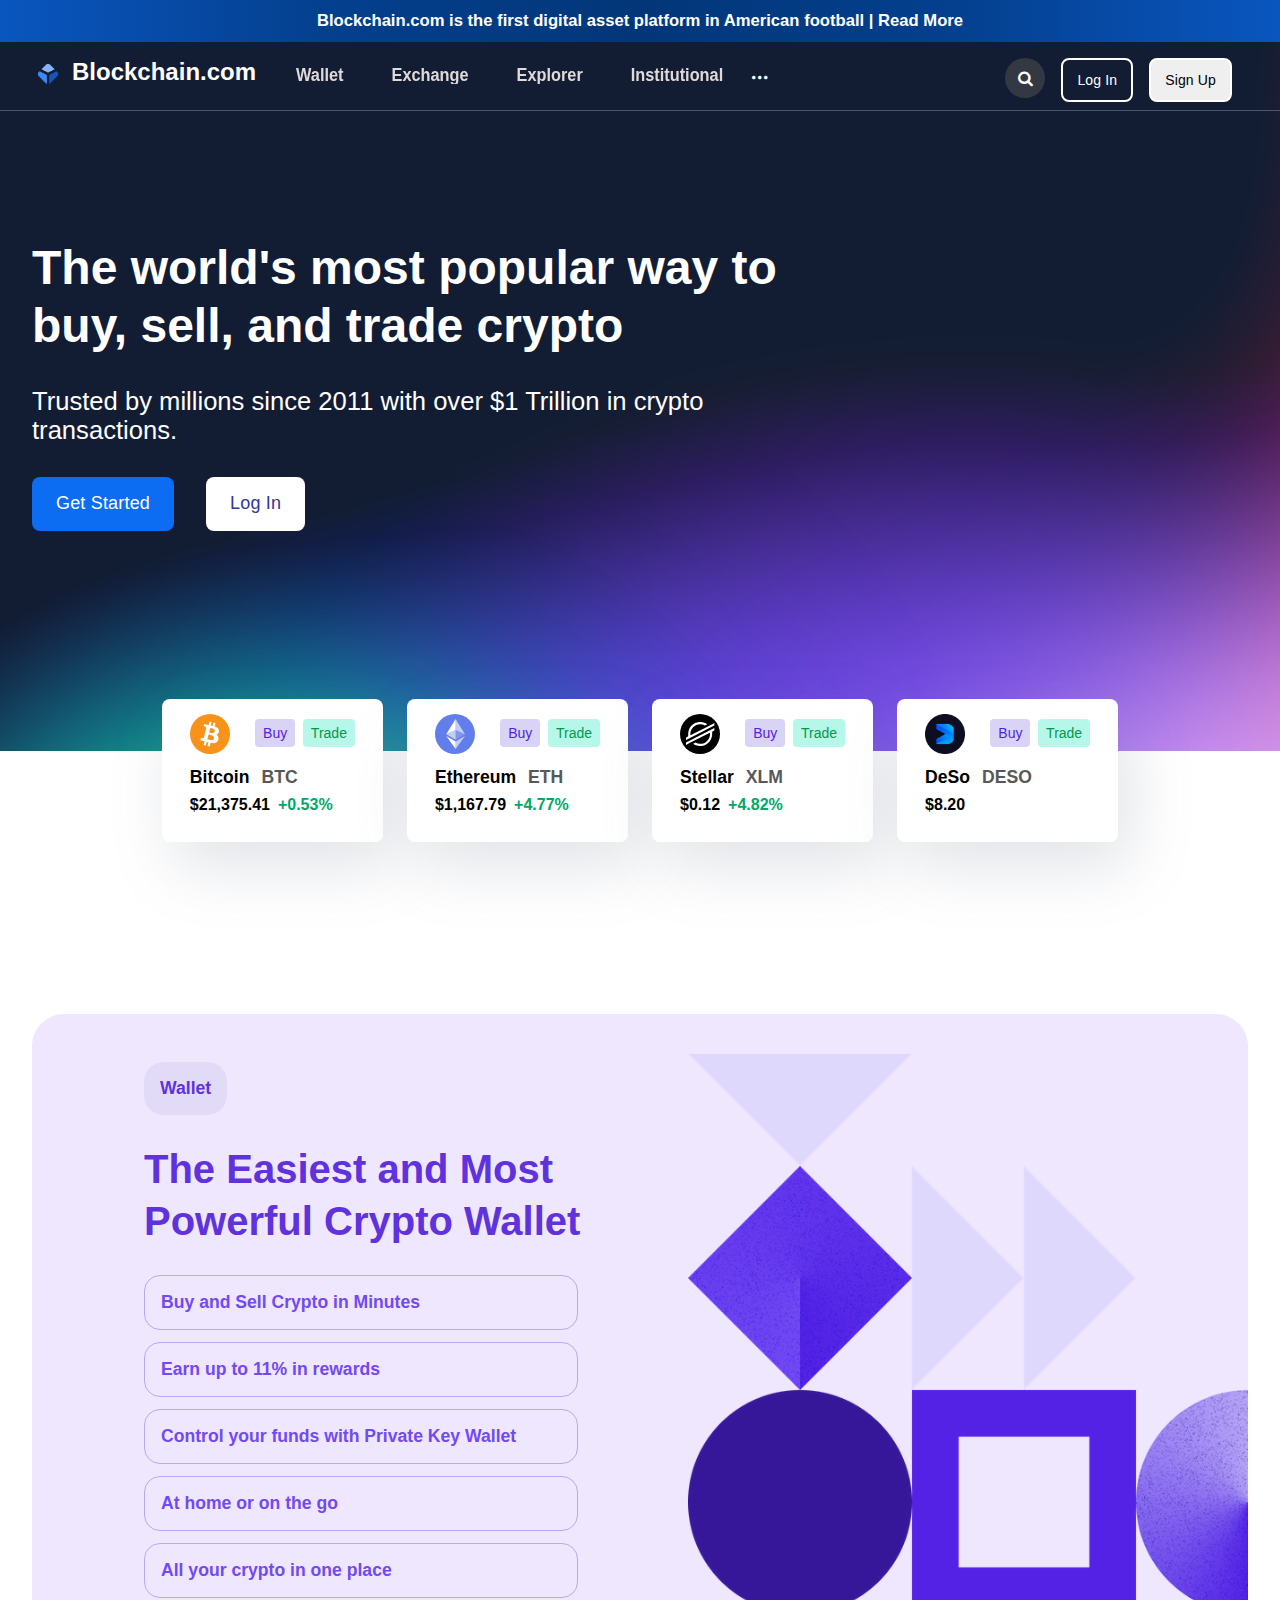
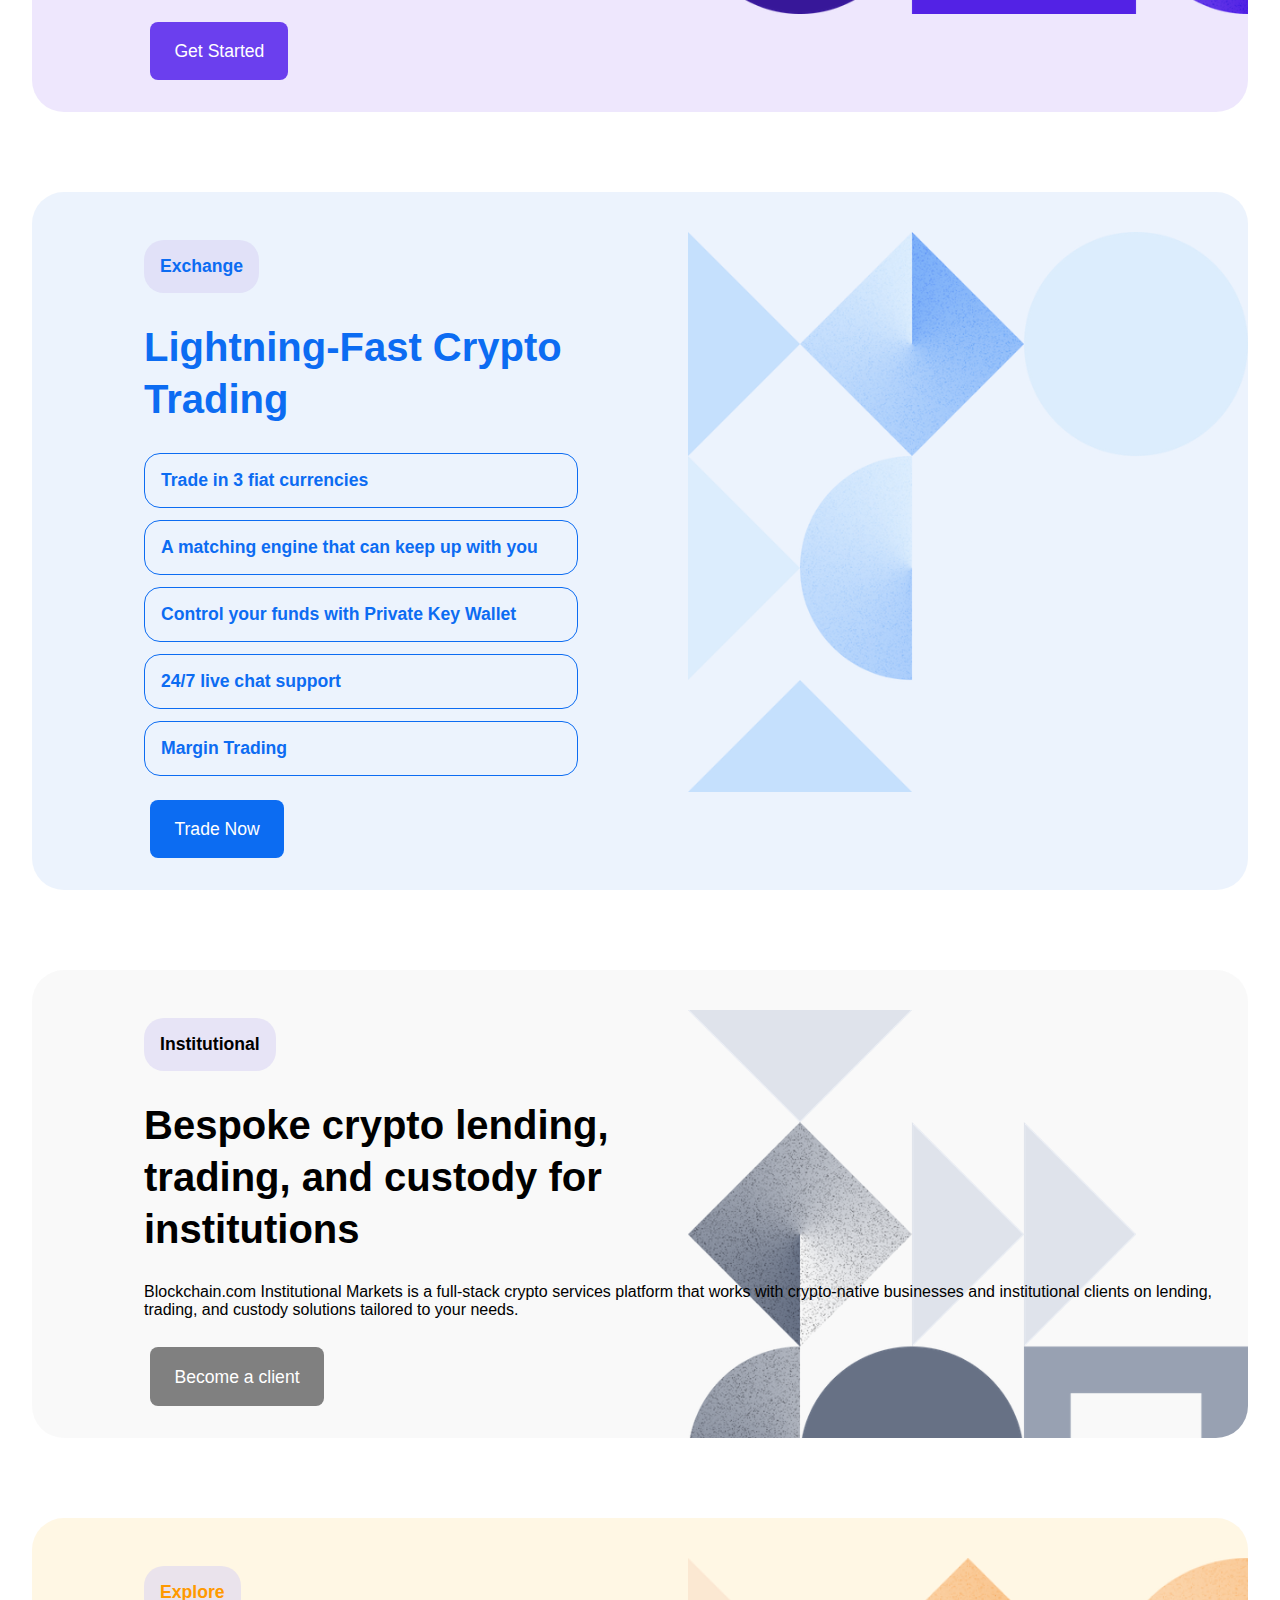
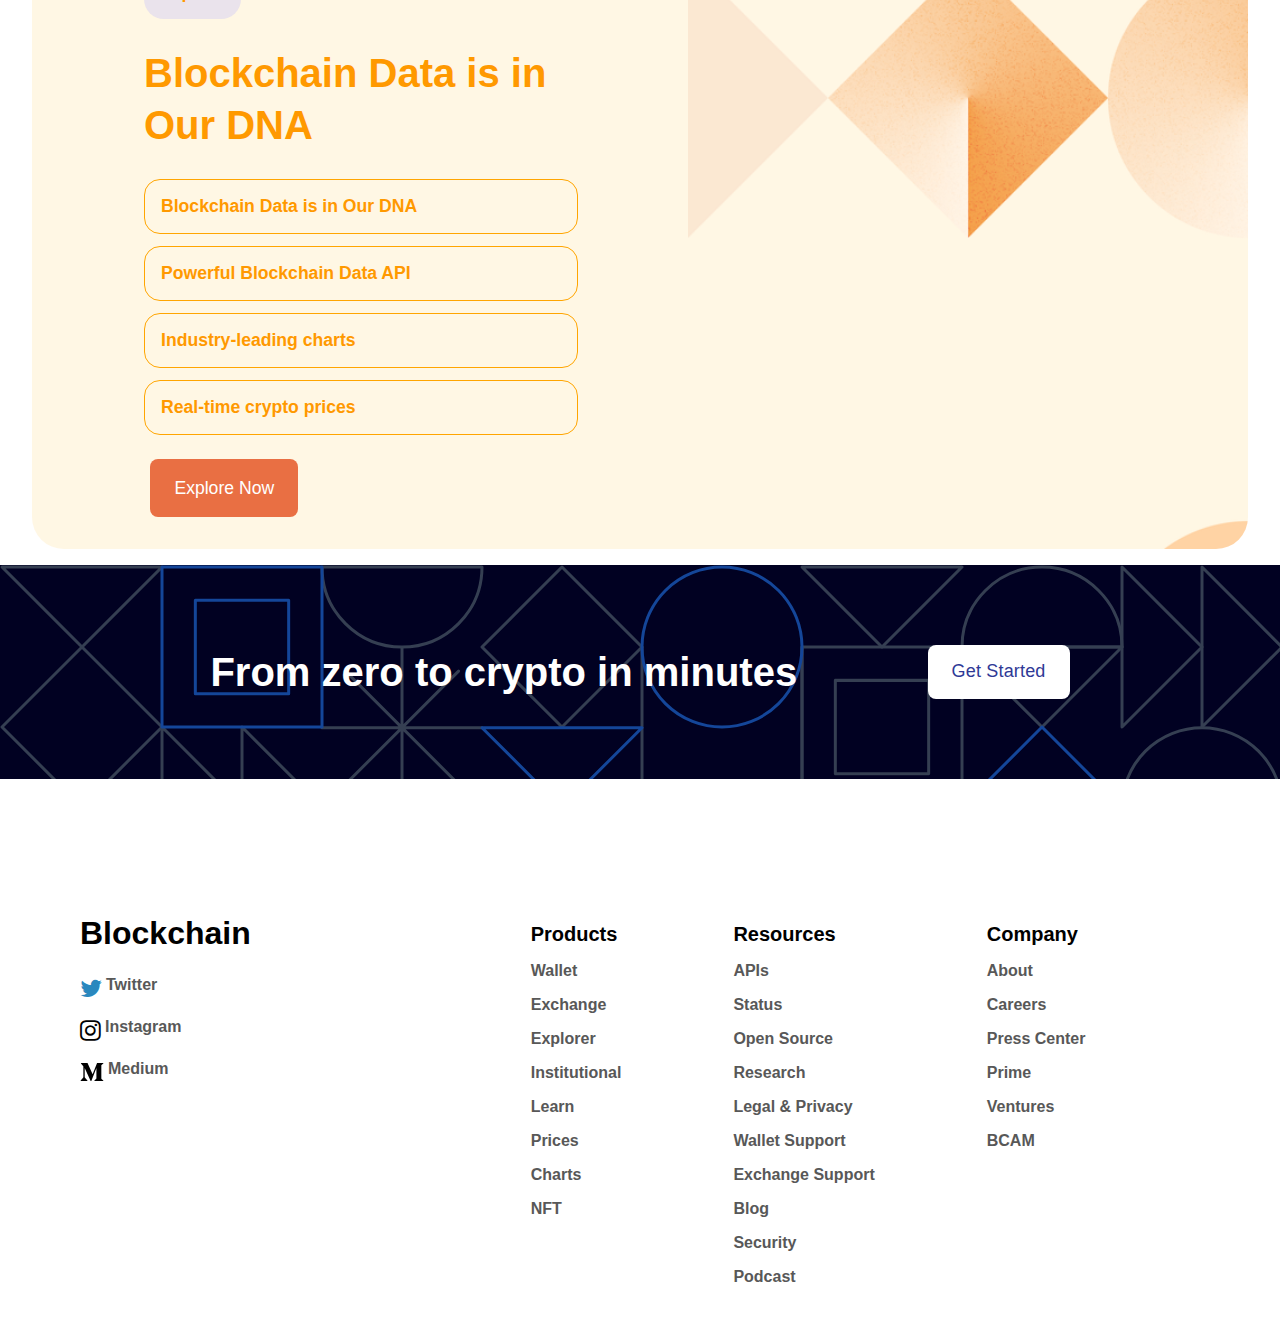
<file: index.htm>
<!DOCTYPE html>
<html lang="en">

<head>
    <meta charset="UTF-8">
    <meta http-equiv="X-UA-Compatible" content="IE=edge">
    <meta name="viewport" content="width=device-width, initial-scale=1.0">
    <title>blockchain</title>
    <link rel="stylesheet" href="https://cdnjs.cloudflare.com/ajax/libs/font-awesome/4.7.0/css/font-awesome.min.css">
    <link rel="stylesheet" href="demo.css">
</head>
<body>
    <div id="head1">
        <a href="https://medium.com/blockchain/trusted-by-millions-trusted-by-americas-team-8f89ef4a043f"
            id="head1link">Blockchain.com is the first digital asset platform in American football | Read More </a>
    </div>
    <div id="front">
        <div id="header_desktop">
            <div id="text_logo">
                <div><img src="images//blockchain logo.webp" alt="" id="logo"></div>
                <a href="demo.htm">
                    <h2>Blockchain.com</h2>
                </a>
            </div>
            <div id="navbar">
                <div id="div1">Wallet</div>
                <div id="div1">Exchange</div>
                <div id="div1">Explorer</div>
                <div id="div1">Institutional</div>
                <div id="dotsquare">
                    <i class="fa fa-circle" style="font-size:0.25rem;margin:0.1rem"></i>
                    <i class="fa fa-circle" style="font-size:0.25rem ;margin:0.1rem"></i>
                    <i class="fa fa-circle" style="font-size:0.25rem ;margin:0.1rem"></i>
                </div>
                <div id="side_button">
                    <div id="search"><i class="fa fa-search"></i></div>
                    <button id="log">Log In</button>
                    <button id="sign"> Sign Up</button>
                </div>
            </div>
        </div>
        <div id="line"></div>
    </div>
    <div id="home_content">
        <div id="heading_content">The world's most popular way to buy, sell, and trade crypto</div>
        <div id="para_content">Trusted by millions since 2011 with over $1 Trillion in crypto transactions.</div>
        <div id="button_section">
            <button id="start_button" class="buttons">Get Started</button>
            <button class="login_button buttons">Log In</button>
        </div>

    </div>
    <div id="blocks">
        <div class="block_style">
            <div class="block_head">
                <img src="images//prices-btc.svg" alt="">
                <button class="buy">Buy</button>
                <button class="trade">Trade</button>
            </div>
            <div class="block_mid">
                <div class="bold">Bitcoin</div>
                <div class="grey">BTC</div>
            </div>
            <div class="block_end">
                <div class="bold" class="large">$21,375.41</div>
                <div class="green">+0.53%</div>
            </div>
        </div>
        <div class="block_style">
            <div class="block_head">
                <img src="images//prices-eth.svg" alt="">
                <button class="buy">Buy</button>
                <button class="trade">Trade</button>
            </div>
            <div class="block_mid">
                <div class="bold">Ethereum</div>
                <div class="grey">ETH</div>
            </div>
            <div class="block_end">
                <div class="bold" class="large">$1,167.79</div>
                <div class="green">+4.77%</div>
            </div>
        </div>
        <div class="block_style">
            <div class="block_head">
                <img src="images//prices-xlm.svg" alt="">
                <button class="buy">Buy</button>
                <button class="trade">Trade</button>
            </div>
            <div class="block_mid">
                <div class="bold">Stellar</div>
                <div class="grey">XLM</div>
            </div>
            <div class="block_end">
                <div class="bold" class="large">$0.12</div>
                <div class="green">+4.82%</div>
            </div>
        </div>
        <div class="block_style">
            <div class="block_head">
                <img src="images//prices-deso.png" id="img_deso" alt="">
                <button class="buy">Buy</button>
                <button class="trade">Trade</button>
            </div>
            <div class="block_mid">
                <div class="bold">DeSo</div>
                <div class="grey">DESO</div>
            </div>
            <div class="block_end">
                <div class="bold" class="large">$8.20</div>
                <div class="green"></div>
            </div>
        </div>
    </div>
    <div id="purple" class="box">
        <div id="box1">
            <div id="wallet">
                Wallet
            </div>
            <div class="box_head">The Easiest and Most Powerful Crypto Wallet</div>
            <div id="box_div1" class="box_div purple_color">Buy and Sell Crypto in Minutes</div>
            <div class="box_div purple_color">Earn up to 11% in rewards</div>
            <div class="box_div purple_color">Control your funds with Private Key Wallet</div>
            <div class="box_div purple_color">At home or on the go</div>
            <div class="box_div purple_color">All your crypto in one place</div>
            <button id="box_started" style="background-color: rgb(107, 63, 238);">Get Started</button>
        </div>
        <div id="box2">
            <!-- <img src="purple_background.png" alt=""> -->
        </div>
    </div>
    <div id="blue" class="box">
        <div id="box2">
            <!-- <img src="blue_background.png" alt=""> -->
        </div>
        <div id="box1">
            <div id="wallet">
                Exchange
            </div>
            <div class="box_head">Lightning-Fast Crypto Trading</div>
            <div id="box_div1" class="box_div blue_color">Trade in 3 fiat currencies</div>
            <div class="box_div blue_color">A matching engine that can keep up with you</div>
            <div class="box_div blue_color">Control your funds with Private Key Wallet</div>
            <div class="box_div blue_color">24/7 live chat support</div>
            <div class="box_div blue_color">Margin Trading</div>
            <button id="box_started" style="background-color: rgb(12, 108, 242);">Trade Now</button>
        </div>

    </div>
    <div id="grey" class="box">

        <div id="box1">
            <div id="wallet">
                Institutional
            </div>
            <div class="box_head">Bespoke crypto lending, trading, and custody for institutions</div>
            <div class="font_increase">
                Blockchain.com Institutional Markets is a full-stack crypto services platform that works with
                crypto-native businesses and institutional clients on lending, trading, and custody solutions tailored
                to your needs.
            </div>
            <button id="box_started" style="background-color: gray">Become a client</button>
        </div>
        <div id="box2">
            <!-- <img src="grey_background.png" alt=""> -->
        </div>
    </div>
    <div id="orange" class="box">
        <div id="box1">
            <div id="wallet">
                Explore
            </div>
            <div class="box_head">Blockchain Data is in Our DNA</div>
            <div id="box_div1" class="box_div orange_color">Blockchain Data is in Our DNA</div>
            <div class="box_div orange_color">Powerful Blockchain Data API</div>
            <div class="box_div orange_color">Industry-leading charts</div>
            <div class="box_div orange_color">Real-time crypto prices</div>
            <button id="box_started" style="background-color: rgb(233, 111, 67);">Explore Now</button>
        </div>
        <div id="box2">
            <!-- <img src="orange_background.png" alt=""> -->
        </div>
    </div>
    <div id="banner">
        <div id="banner_head">From zero to crypto in minutes </div>
        <button class="login_button buttons">Get Started</button>
    </div>
    <div id="footer">
        <div id="footer1">
            <h1>Blockchain</h1>
            <div class="header_logo">
                <i class="fa fa-twitter" style="font-size:24px;color:rgb(42, 136, 190)"></i>
                <div class="grey">Twitter</div>
            </div>
            <div class="header_logo">
                <i class="fa fa-instagram  " style="font-size:24px;"></i>
                <div class="grey">Instagram</div>
            </div>
            <div class="header_logo">
                <img src="images//medium-m.svg" alt="" id="medium">
                <div class="grey">Medium</div>
            </div>
        </div>
        <div id="footer2">
            <div id="list1">
                <ul>
                    <li class="bold f_increase">Products</li>
                    <li class="grey">Wallet</li>
                    <li class="grey">Exchange</li>
                    <li class="grey">Explorer</li>
                    <li class="grey">Institutional</li>
                    <li class="grey">Learn</li>
                    <li class="grey">Prices</li>
                    <li class="grey">Charts</li>
                    <li class="grey">NFT</li>
                </ul>
            </div>
            <div id="list2">
                <ul>
                    <li class="bold f_increase">Resources</li>
                    <li class="grey">APIs</li>
                    <li class="grey">Status</li>
                    <li class="grey">Open Source</li>
                    <li class="grey">Research</li>
                    <li class="grey">Legal & Privacy </li>
                    <li class="grey">Wallet Support</li>
                    <li class="grey">Exchange Support</li>
                    <li class="grey">Blog</li>
                    <li class="grey">Security</li>
                    <li class="grey">Podcast</li>
                </ul>
            </div>
            <div id="list3">
                <ul>
                    <li class="bold f_increase">Company</li>
                    <li class="grey">About</li>
                    <li class="grey">Careers</li>
                    <li class="grey">Press Center</li>
                    <li class="grey">Prime</li>
                    <li class="grey">Ventures</li>
                    <li class="grey">BCAM</li>
                </ul>
            </div>
        </div>
    </div>
</body>

</html>
</file>
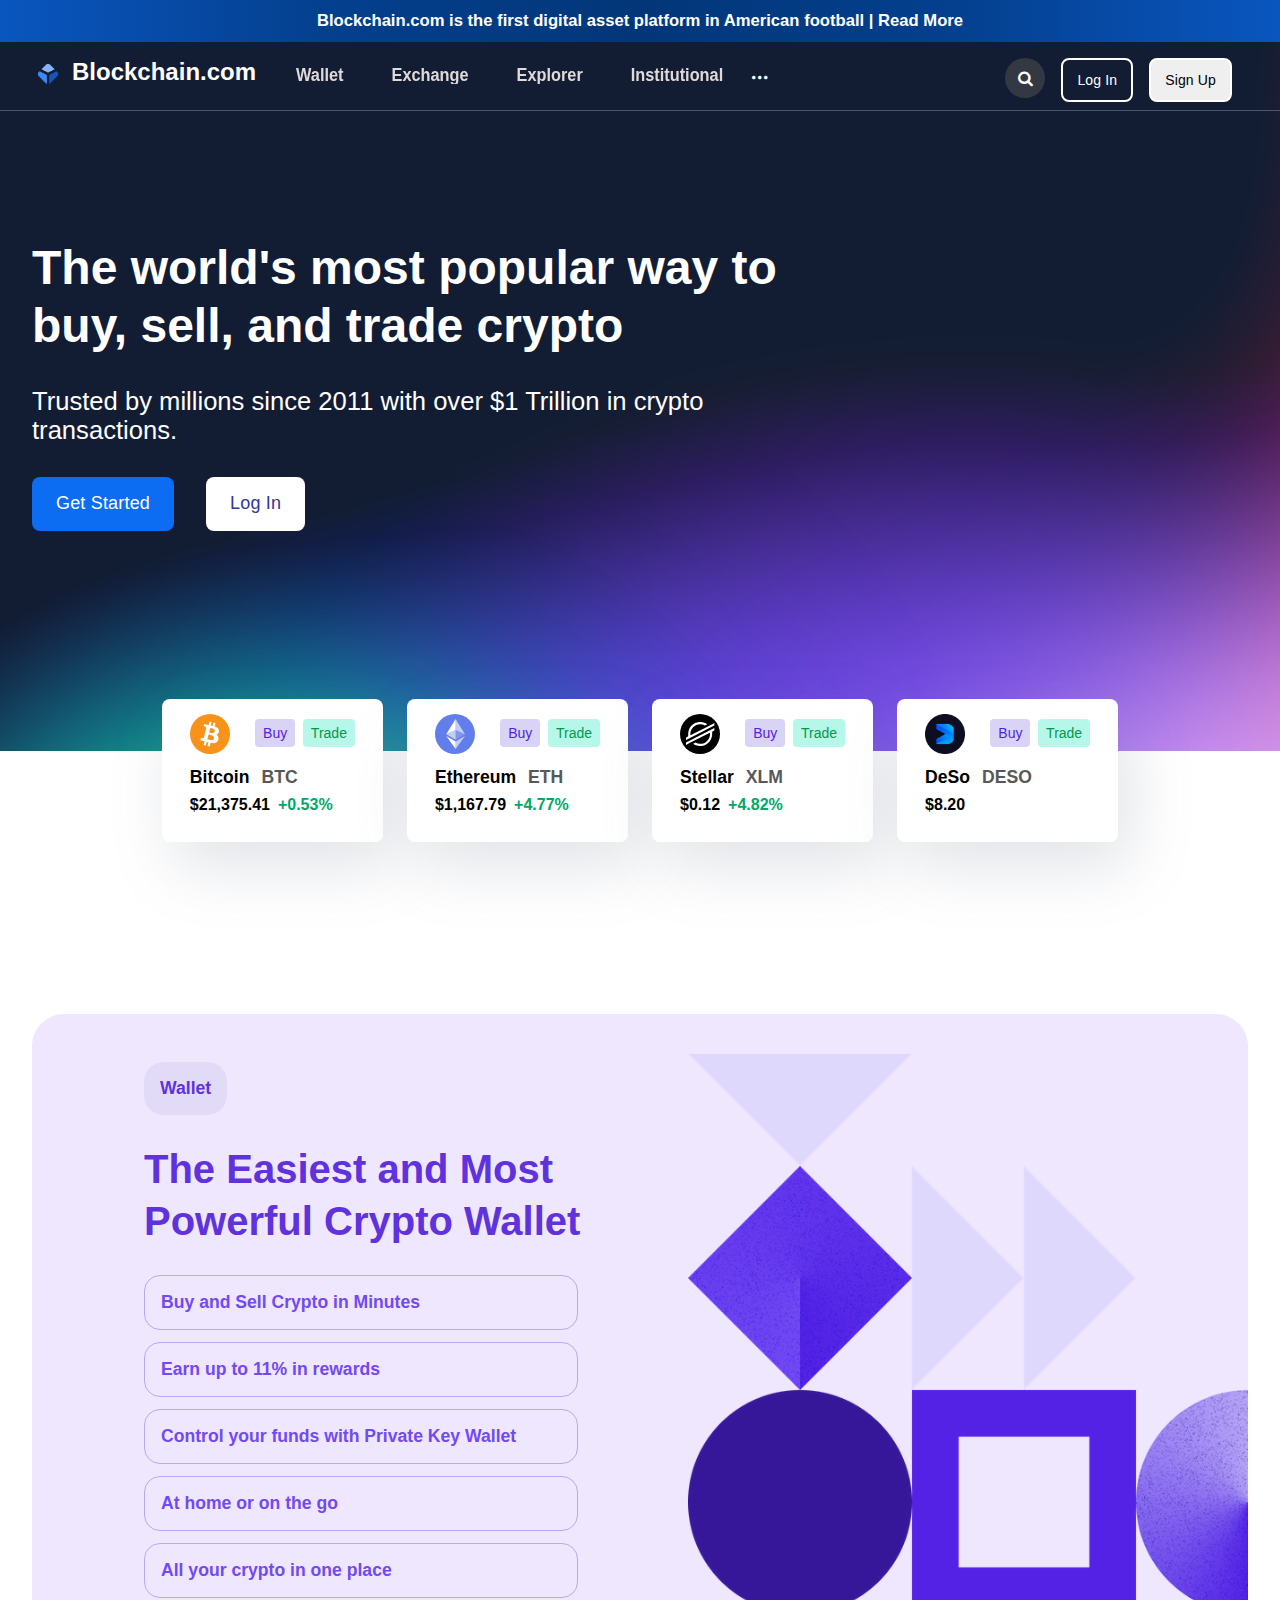
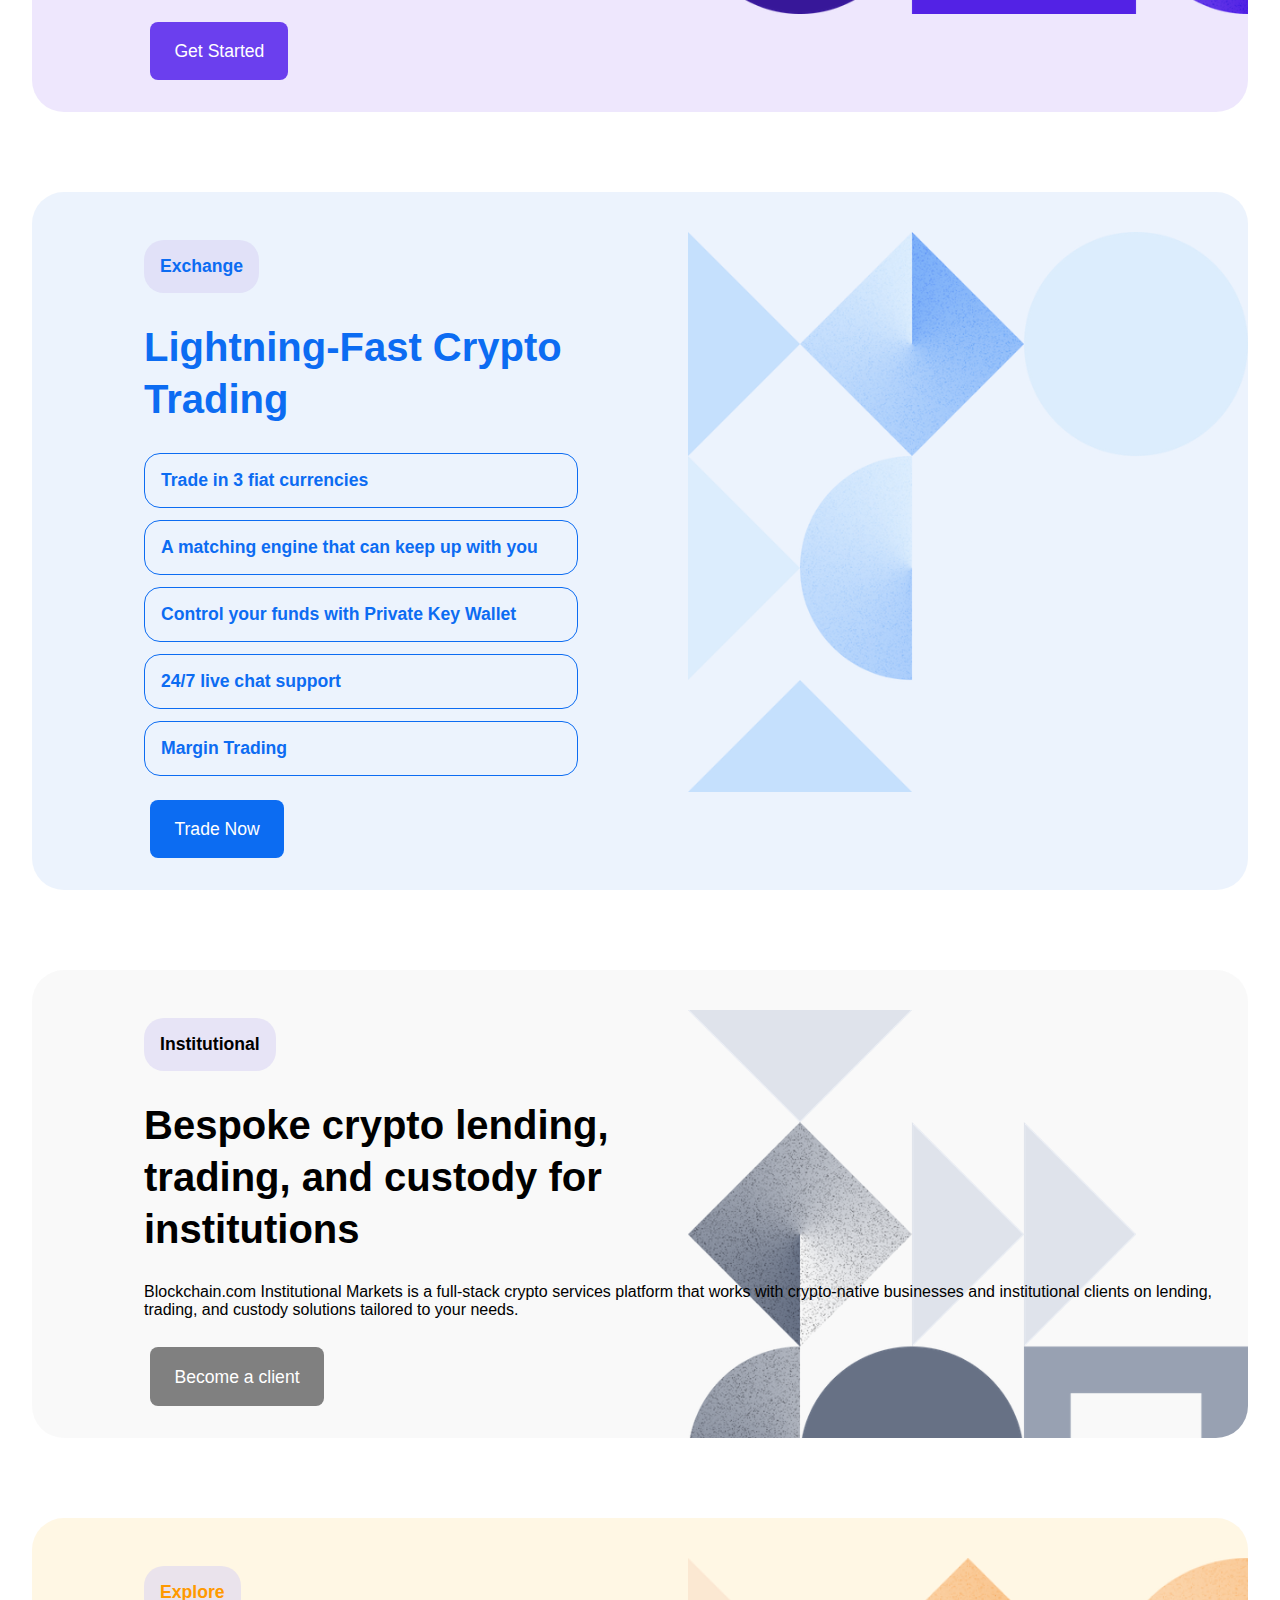
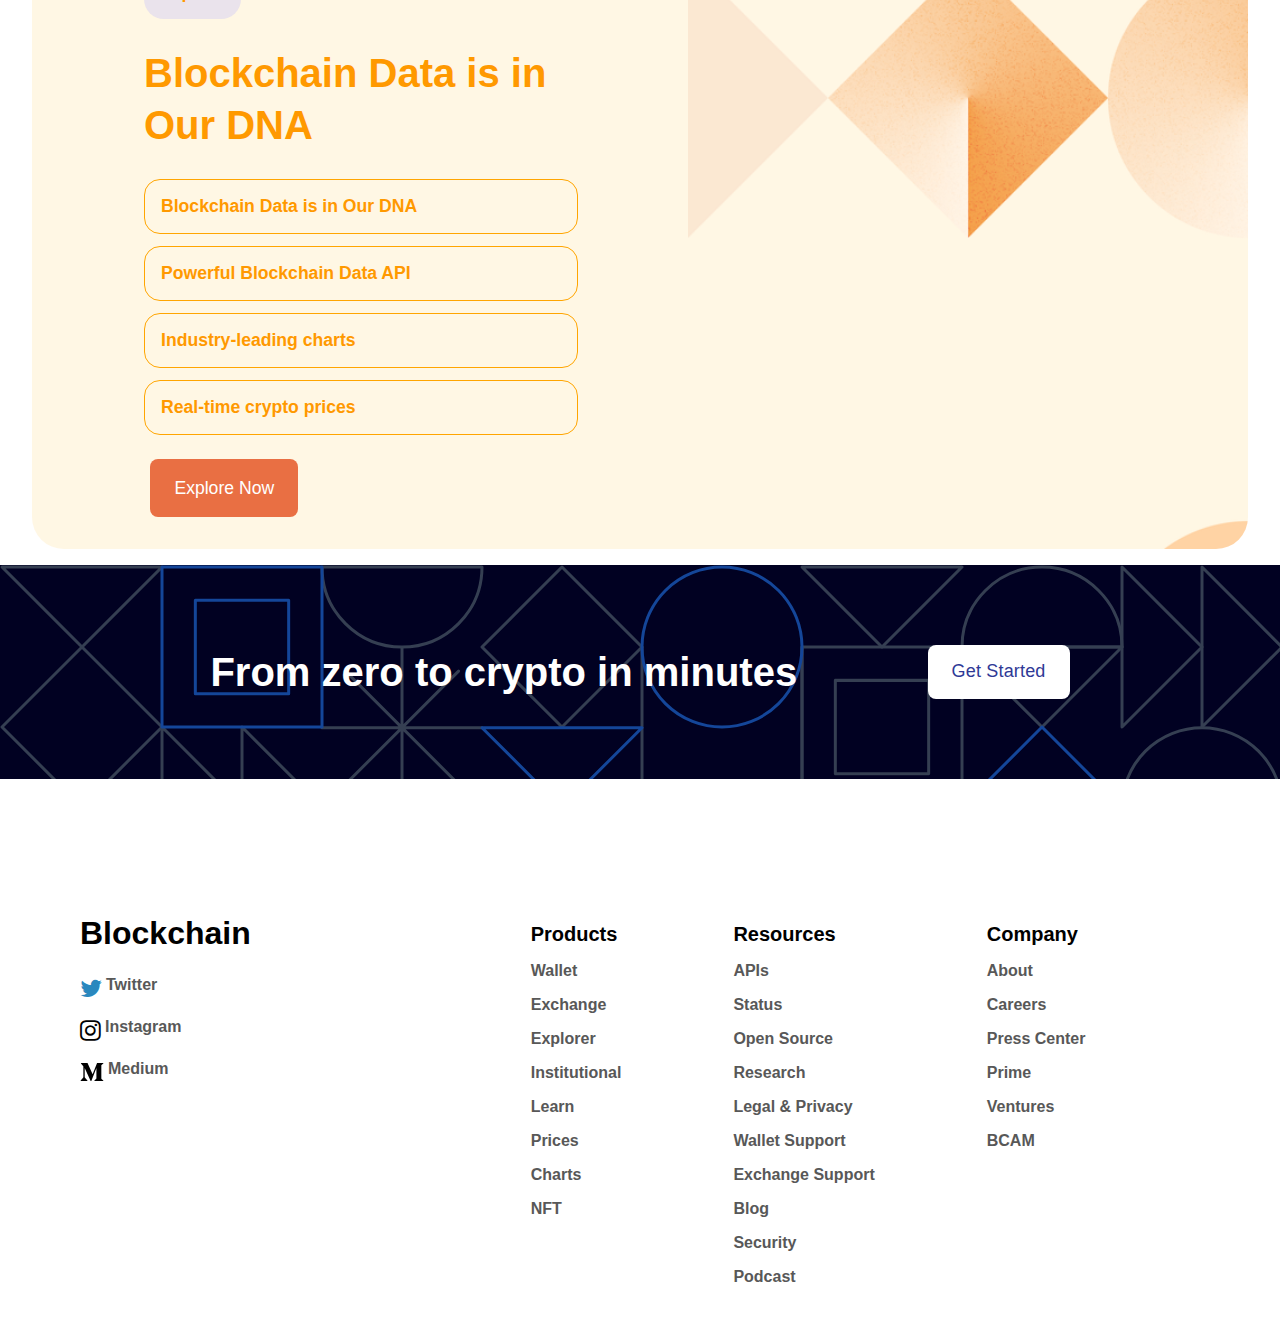
<file: demo.htm>
<!DOCTYPE html>
<html lang="en">

<head>
    <meta charset="UTF-8">
    <meta http-equiv="X-UA-Compatible" content="IE=edge">
    <meta name="viewport" content="width=device-width, initial-scale=1.0">
    <title>blockchain</title>
    <link rel="stylesheet" href="https://cdnjs.cloudflare.com/ajax/libs/font-awesome/4.7.0/css/font-awesome.min.css">
    <link rel="stylesheet" href="demo.css">
</head>
<body>
    <div id="head1">
        <a href="https://medium.com/blockchain/trusted-by-millions-trusted-by-americas-team-8f89ef4a043f"
            id="head1link">Blockchain.com is the first digital asset platform in American football | Read More </a>
    </div>
    <div id="front">
        <div id="header_desktop">
            <div id="text_logo">
                <div><img src="images//blockchain logo.webp" alt="" id="logo"></div>
                <a href="demo.htm">
                    <h2>Blockchain.com</h2>
                </a>
            </div>
            <div id="navbar">
                <div id="div1">Wallet</div>
                <div id="div1">Exchange</div>
                <div id="div1">Explorer</div>
                <div id="div1">Institutional</div>
                <div id="dotsquare">
                    <i class="fa fa-circle" style="font-size:0.25rem;margin:0.1rem"></i>
                    <i class="fa fa-circle" style="font-size:0.25rem ;margin:0.1rem"></i>
                    <i class="fa fa-circle" style="font-size:0.25rem ;margin:0.1rem"></i>
                </div>
                <div id="side_button">
                    <div id="search"><i class="fa fa-search"></i></div>
                    <button id="log">Log In</button>
                    <button id="sign"> Sign Up</button>
                </div>
            </div>
        </div>
        <div id="line"></div>
    </div>
    <div id="home_content">
        <div id="heading_content">The world's most popular way to buy, sell, and trade crypto</div>
        <div id="para_content">Trusted by millions since 2011 with over $1 Trillion in crypto transactions.</div>
        <div id="button_section">
            <button id="start_button" class="buttons">Get Started</button>
            <button class="login_button buttons">Log In</button>
        </div>

    </div>
    <div id="blocks">
        <div class="block_style">
            <div class="block_head">
                <img src="images//prices-btc.svg" alt="">
                <button class="buy">Buy</button>
                <button class="trade">Trade</button>
            </div>
            <div class="block_mid">
                <div class="bold">Bitcoin</div>
                <div class="grey">BTC</div>
            </div>
            <div class="block_end">
                <div class="bold" class="large">$21,375.41</div>
                <div class="green">+0.53%</div>
            </div>
        </div>
        <div class="block_style">
            <div class="block_head">
                <img src="images//prices-eth.svg" alt="">
                <button class="buy">Buy</button>
                <button class="trade">Trade</button>
            </div>
            <div class="block_mid">
                <div class="bold">Ethereum</div>
                <div class="grey">ETH</div>
            </div>
            <div class="block_end">
                <div class="bold" class="large">$1,167.79</div>
                <div class="green">+4.77%</div>
            </div>
        </div>
        <div class="block_style">
            <div class="block_head">
                <img src="images//prices-xlm.svg" alt="">
                <button class="buy">Buy</button>
                <button class="trade">Trade</button>
            </div>
            <div class="block_mid">
                <div class="bold">Stellar</div>
                <div class="grey">XLM</div>
            </div>
            <div class="block_end">
                <div class="bold" class="large">$0.12</div>
                <div class="green">+4.82%</div>
            </div>
        </div>
        <div class="block_style">
            <div class="block_head">
                <img src="images//prices-deso.png" id="img_deso" alt="">
                <button class="buy">Buy</button>
                <button class="trade">Trade</button>
            </div>
            <div class="block_mid">
                <div class="bold">DeSo</div>
                <div class="grey">DESO</div>
            </div>
            <div class="block_end">
                <div class="bold" class="large">$8.20</div>
                <div class="green"></div>
            </div>
        </div>
    </div>
    <div id="purple" class="box">
        <div id="box1">
            <div id="wallet">
                Wallet
            </div>
            <div class="box_head">The Easiest and Most Powerful Crypto Wallet</div>
            <div id="box_div1" class="box_div purple_color">Buy and Sell Crypto in Minutes</div>
            <div class="box_div purple_color">Earn up to 11% in rewards</div>
            <div class="box_div purple_color">Control your funds with Private Key Wallet</div>
            <div class="box_div purple_color">At home or on the go</div>
            <div class="box_div purple_color">All your crypto in one place</div>
            <button id="box_started" style="background-color: rgb(107, 63, 238);">Get Started</button>
        </div>
        <div id="box2">
            <!-- <img src="purple_background.png" alt=""> -->
        </div>
    </div>
    <div id="blue" class="box">
        <div id="box2">
            <!-- <img src="blue_background.png" alt=""> -->
        </div>
        <div id="box1">
            <div id="wallet">
                Exchange
            </div>
            <div class="box_head">Lightning-Fast Crypto Trading</div>
            <div id="box_div1" class="box_div blue_color">Trade in 3 fiat currencies</div>
            <div class="box_div blue_color">A matching engine that can keep up with you</div>
            <div class="box_div blue_color">Control your funds with Private Key Wallet</div>
            <div class="box_div blue_color">24/7 live chat support</div>
            <div class="box_div blue_color">Margin Trading</div>
            <button id="box_started" style="background-color: rgb(12, 108, 242);">Trade Now</button>
        </div>

    </div>
    <div id="grey" class="box">

        <div id="box1">
            <div id="wallet">
                Institutional
            </div>
            <div class="box_head">Bespoke crypto lending, trading, and custody for institutions</div>
            <div class="font_increase">
                Blockchain.com Institutional Markets is a full-stack crypto services platform that works with
                crypto-native businesses and institutional clients on lending, trading, and custody solutions tailored
                to your needs.
            </div>
            <button id="box_started" style="background-color: gray">Become a client</button>
        </div>
        <div id="box2">
            <!-- <img src="grey_background.png" alt=""> -->
        </div>
    </div>
    <div id="orange" class="box">
        <div id="box1">
            <div id="wallet">
                Explore
            </div>
            <div class="box_head">Blockchain Data is in Our DNA</div>
            <div id="box_div1" class="box_div orange_color">Blockchain Data is in Our DNA</div>
            <div class="box_div orange_color">Powerful Blockchain Data API</div>
            <div class="box_div orange_color">Industry-leading charts</div>
            <div class="box_div orange_color">Real-time crypto prices</div>
            <button id="box_started" style="background-color: rgb(233, 111, 67);">Explore Now</button>
        </div>
        <div id="box2">
            <!-- <img src="orange_background.png" alt=""> -->
        </div>
    </div>
    <div id="banner">
        <div id="banner_head">From zero to crypto in minutes </div>
        <button class="login_button buttons">Get Started</button>
    </div>
    <div id="footer">
        <div id="footer1">
            <h1>Blockchain</h1>
            <div class="header_logo">
                <i class="fa fa-twitter" style="font-size:24px;color:rgb(42, 136, 190)"></i>
                <div class="grey">Twitter</div>
            </div>
            <div class="header_logo">
                <i class="fa fa-instagram  " style="font-size:24px;"></i>
                <div class="grey">Instagram</div>
            </div>
            <div class="header_logo">
                <img src="images//medium-m.svg" alt="" id="medium">
                <div class="grey">Medium</div>
            </div>
        </div>
        <div id="footer2">
            <div id="list1">
                <ul>
                    <li class="bold f_increase">Products</li>
                    <li class="grey">Wallet</li>
                    <li class="grey">Exchange</li>
                    <li class="grey">Explorer</li>
                    <li class="grey">Institutional</li>
                    <li class="grey">Learn</li>
                    <li class="grey">Prices</li>
                    <li class="grey">Charts</li>
                    <li class="grey">NFT</li>
                </ul>
            </div>
            <div id="list2">
                <ul>
                    <li class="bold f_increase">Resources</li>
                    <li class="grey">APIs</li>
                    <li class="grey">Status</li>
                    <li class="grey">Open Source</li>
                    <li class="grey">Research</li>
                    <li class="grey">Legal & Privacy </li>
                    <li class="grey">Wallet Support</li>
                    <li class="grey">Exchange Support</li>
                    <li class="grey">Blog</li>
                    <li class="grey">Security</li>
                    <li class="grey">Podcast</li>
                </ul>
            </div>
            <div id="list3">
                <ul>
                    <li class="bold f_increase">Company</li>
                    <li class="grey">About</li>
                    <li class="grey">Careers</li>
                    <li class="grey">Press Center</li>
                    <li class="grey">Prime</li>
                    <li class="grey">Ventures</li>
                    <li class="grey">BCAM</li>
                </ul>
            </div>
        </div>
    </div>
</body>

</html>
</file>
<file: demo.css>
* {
    padding: 0px;
    margin: 0px;
    font-family: Inter, -apple-system, BlinkMacSystemFont, "Segoe UI", Roboto, Oxygen, Ubuntu, Cantarell, "Open Sans", "Helvetica Neue", sans-serif;
}

#head1 {
    top: 0;
    position: sticky;
    /* width:100%; */
    background-image: linear-gradient(to right, rgb(9, 86, 191), rgb(4, 64, 143), rgb(2, 54, 120), rgb(4, 64, 143), rgb(9, 86, 191));
    text-align: center;
    padding: 0.7rem 1rem; 
    z-index:50;
}

#head1link {
    text-decoration: none;
    color: white;
    font-weight: 600;
    font-size: 1.04rem;
}

#logo {
    margin: 1rem 0.5rem 1rem 2rem;
    width: 2rem;
}

#text_logo {
    display: flex;
}

h2 {
    margin: 1rem 0 0 0;
    color: white;
}

#text_logo a {
    text-decoration: none;
    padding-right: 1rem;
}

#header_desktop {
    display: flex;
    width: 100%;
}

#front {
    background-image: url(images//gradient.svg);
    padding: 0px;
    /* height: 40rem; */

}

#navbar {
    margin: 1rem 0 0 0;
    display: flex;
    color: white;
}

#div1 {
    padding: 0.5rem 1.5rem;
    transform: scale(1, 1.1);
    font-size: 1.02rem;
    font-weight: 600;
    cursor: pointer;
    color: rgb(223, 217, 217);
}

#line {
    border-bottom: 0.1rem solid rgba(255, 255, 255, 0.25);
}

#heading_content {
    color: white;
    font-size: 3rem;
    font-weight: 650;
    line-height: 3.625rem;
    max-width: 50rem;
    padding-top: 8rem;
    padding-left: 2rem;
}

#para_content {
    color: white;
    font-size: 1.6rem;
    font-weight: 500;
    margin: 2rem;
    max-width: 50rem;
}

#home_content {
    background-image: url(images//gradient.svg);
    height: 40rem;
    /* padding:8rem 8rem; */
    /* width:58%; */
    /* display: block; */
    box-sizing: content-box;
    /* max-width: 50rem; */
    /* margin: 0px 8rem; */
    /* padding: 8rem 0px 1.3rem 0px; */
}

.buttons {
    display: inline-flex;
    -webkit-box-pack: center;
    justify-content: center;
    -webkit-box-align: center;
    align-items: center;
    padding: 0.75rem 1.375rem;
    font-size: 1.125rem;
    font-weight: 500;
    letter-spacing: 0.01em;
    line-height: 144%;
    border-radius: 0.5rem;
    border: 0.125rem solid transparent;
    cursor: pointer;
    white-space: nowrap;

}
#button_section{
    display: flex;
    flex-direction: row;
}
#start_button {
    
    transition: all 0.3s ease 0s;
    white-space: nowrap;
    background-color: rgb(12, 108, 242);
    color: rgb(255, 255, 255);
    margin: 0rem 2rem;
}

.login_button {
    background-color: white;
    color: rgb(47, 57, 150);
}

#login_button:hover {
    background-color: rgb(233, 232, 232);
}

#start_button:hover {
    background-color: rgb(7, 57, 126);
}

#side_button button {
    display: inline-flex;
    -webkit-box-pack: center;
    justify-content: center;
    -webkit-box-align: center;
    align-items: center;
    font-weight: 500;
    letter-spacing: 0.01em;
    border-radius: 0.5rem;
    border: 0.125rem solid white;
    cursor: pointer;
    transition: all 0.3s ease 0s;
    white-space: nowrap;
    /* color: rgb(18, 29, 51); */
    /* background: rgb(255, 255, 255); */
    padding: 0.625rem 0.875rem;
    font-size: 0.875rem;
    line-height: 143%;
}

#log {
    background-color: transparent;
    margin: 0 1rem;
    color: white;
}

#side_button {
    display: inline-flex;
    position: absolute;
    right: 3rem;
}

#search {
    display: flex;
    border-radius: 50%;
    height: 2.5rem;
    width: 2.5rem;
    background-color: rgba(85, 84, 84, 0.5);
    align-items: center;
    justify-content: center;
    cursor: pointer;
}

#search:hover {
    background-color: rgba(136, 135, 135, 0.5);
}

#dotsquare {
    margin: 0.5rem 0rem;
    height: 1.5rem;
    width: 1.5rem;
    /* background-color: rgb(91, 95, 95); */
    cursor: pointer;
    display: flex;
    align-items: center;
    justify-content: center;
}

#blocks {
    margin: -4rem 0px 0px 0px;
    display: flex;
    flex-direction: row;
    justify-content: center;
    position: relative;
    flex-wrap: wrap;
}

.block_style {
    background-image: linear-gradient(rgb(255, 255, 255), rgb(255, 255, 255));
    /* background-color: blueviolet; */
    border-radius: 0.5rem;
    box-shadow: rgb(103, 113, 133, 20%) 0.75rem 1.5rem 4rem 0rem;
    color: rgb(18, 29, 51);
    min-width: 0px;
    padding: 1.25rem;
    transition: background-image 0.6s ease 0s;
    margin: 0.75rem;
    /* width: 11rem;
    height: 6rem; */
}

.buy {
    background-color: rgb(217, 212, 245);
    border-radius: 0.25rem;
    border: none;
    color: rgb(83, 34, 229);
    cursor: pointer;
    font-weight: 500;
    padding: 0.25rem 0.5rem;
    font-size: 0.875rem;
    line-height: 1.25rem;
    transition: 0.3s ease 0s;
    margin: 0px 0.2rem 0px 0.8rem;
}

.buy:hover {
    background-color: rgb(190, 182, 243);
}

.trade {
    background-color: rgb(183, 247, 233);
    border-radius: 0.25rem;
    border: none;
    color: rgb(0, 153, 76);
    cursor: pointer;
    font-weight: 500;
    padding: 0.25rem 0.5rem;
    font-size: 0.875rem;
    line-height: 1.25rem;
    transition: 0.3s ease 0s;
    margin-right: 0.5rem;
}

.trade:hover {
    background-color: rgb(135, 236, 215);
}

#img_deso {
    height: 2.5rem;
    width: 2.5rem;

}

.block_head img {
    margin: -1rem 0.5rem;
}

.block_mid {
    margin: 1.2rem 0.5rem 0.5rem 0.5rem;
    display: flex;
    font-size: 1.1rem;
}

.bold {
    font-weight: 550;
    margin: 0px 0.5rem 0px 0px;
    color: black;
}

.grey {
    font-weight: 600;
    color: rgb(88, 88, 88);
    margin: 0px 0px 0px 0.25rem;
}

.block_end {
    display: flex;
    margin: 0.5rem 0.5rem;
}

.green {
    font-weight: 600;
    color: rgb(2, 168, 105);
}

.large {
    font-size: 1.3rem;
}

.box {
    display: flex;
    margin: 10rem 2rem -5rem 2rem;
    border-radius: 2rem;
    -webkit-box-pack: start;
    justify-content: flex-start;

}

#purple {
    background-color: rgb(238, 231, 253);
    color: rgb(96, 50, 221);
    background-image: url(images//purple_background.png);
    overflow: hidden;
    background-size: 35rem;
    background-position: right top 2.5rem;
    background-repeat: no-repeat;
}

#box1 {
    padding: 3rem 2rem 2rem 7rem;
}

#box2 {
    padding: 9rem 0px 2rem 0px;
}

#wallet {
    align-self: flex-start;
    background-color: rgb(214, 207, 243, 50%);
    border-radius: 1.25rem;
    display: inline-flex;
    -webkit-box-align: center;
    align-items: center;
    margin-bottom: 1.25rem;
    padding: 1rem;
    font-weight: 600;
    font-size: 1.1rem;
}

.box_head {
    font-size: 2.5rem;
    font-weight: 600;
    line-height: 3.25rem;
    margin: 0.5rem 0px 1.75rem 0px;
    max-width: 30rem;
}

.box_div {
    align-self: flex-start;
    border-radius: 1rem;
    -webkit-box-align: center;
    align-items: center;
    margin-bottom: 0.75rem;
    padding: 1rem;
    font-weight: 600;
    font-size: 1.1rem;
    cursor: pointer;
    max-width: 25rem;
}

#blue {
    background-color: rgb(236, 243, 253);
    color: rgb(12, 108, 242);
    background-image: url(images//blue_background.png);
    overflow: hidden;
    background-size: 35rem;
    background-position: right top 2.5rem;
    background-repeat: no-repeat;

}

#grey {
    background-color: rgb(235, 235, 235, 30%);
    background-image: url(images//grey_background.png);
    overflow: hidden;
    background-size: 35rem;
    background-position: right top 2.5rem;
    background-repeat: no-repeat;
}

#orange {
    background-color: rgb(255, 247, 228);
    color: rgb(255, 153, 0);
    background-image: url(images//orange_background.png);
    overflow: hidden;
    background-size: 35rem;
    background-position: right top 2.5rem;
    background-repeat: no-repeat;
}

.orange_color {
    border: 1px solid orange;
}

.blue_color {
    border: 1px solid rgb(12, 108, 242);
}

.purple_color {
    border: 1px solid rgb(187, 168, 243);
    color: rgb(115, 73, 242);
}

#box_started {
    border-radius: 0.5rem;
    border: none;
    color: white;
    cursor: pointer;
    font-weight: 500;
    padding: 1.2rem 1.5rem;
    font-size: 1.1rem;
    line-height: 1.25rem;
    margin-top: 0.75rem;
    margin-left: 0.4rem;
}

.font_increase {
    font-size: 1rem;
    margin: 1rem 0px;
}

.f_increase {
    font-size: 1.25rem;
    font-weight: 560;
}

#banner {
    position: relative;
    padding: 5rem 5rem;
    margin: 6rem 0px;
    display: flex;
    background-color: rgb(1, 1, 34);
    background-image: url(images//banner-bg.svg);
    color: white;
    align-items: center;
    justify-content: space-evenly;
}

#banner_head {
    font-size: 2.5rem;
    font-weight: 700;
}

.header_logo {
    display: flex;
}

#medium {
    height: 1.5rem;
    width: 1.5rem;
}

#footer {
    display: flex;
    padding: 2rem 5rem;
}

#footer1 div {
    margin-bottom: 0.75rem;
    /* padding: 9rem; */
}

#footer h1 {
    margin: 0.5rem 2rem 1.5rem 0px;
    padding-right: 12rem;
}

#footer2 {
    display: flex;
    flex-wrap: wrap;
}

#footer2 div {
    margin: 0px 2.5rem;
}

#footer2 li {
    list-style-type: none;
    margin: 1rem;
}

#box2 img {
    max-width: fit-content;
}

@media only screen and (max-width: 1050px) {
   #navbar #div1,#dotsquare{
      display: none;
    }
}
@media only screen and (max-width: 670px) {

    #footer h1{
      padding-right: 0px;
    }
    #banner_head {
    font-size: 1.5rem;
    font-weight: 600;
    margin: 0.5rem;
   
}
#banner{
    flex-direction: column;
    align-items: flex-start;
    padding: 3rem 4rem;
}
#heading_content{
    font-size: 2.5rem;
    font-weight: 620;
    line-height: 3rem;
}
}
@media only screen and (max-width: 540px) {
    #navbar{
        display: none;
    }
}
@media only screen and (max-width: 450px){
    #footer{
    padding: 2rem 0.7rem;
}
#footer2 li {
    margin: 0.5rem;
}
#footer2 div {
    margin: 0px 0.5rem;
}
#head1 a{
    font-size: 0.8rem;
}
}
@media only screen and (max-width: 335px)
{
  #footer{
      flex-direction: column;
      padding:2rem 0.1rem;
  }
  #heading_content{
      margin:0px 1.2rem;
      padding:0px;

  }
  #button_section{
      flex-direction: column;
  }
  #button_section .buttons{
    margin:0.5rem;
  }
}
</file>
